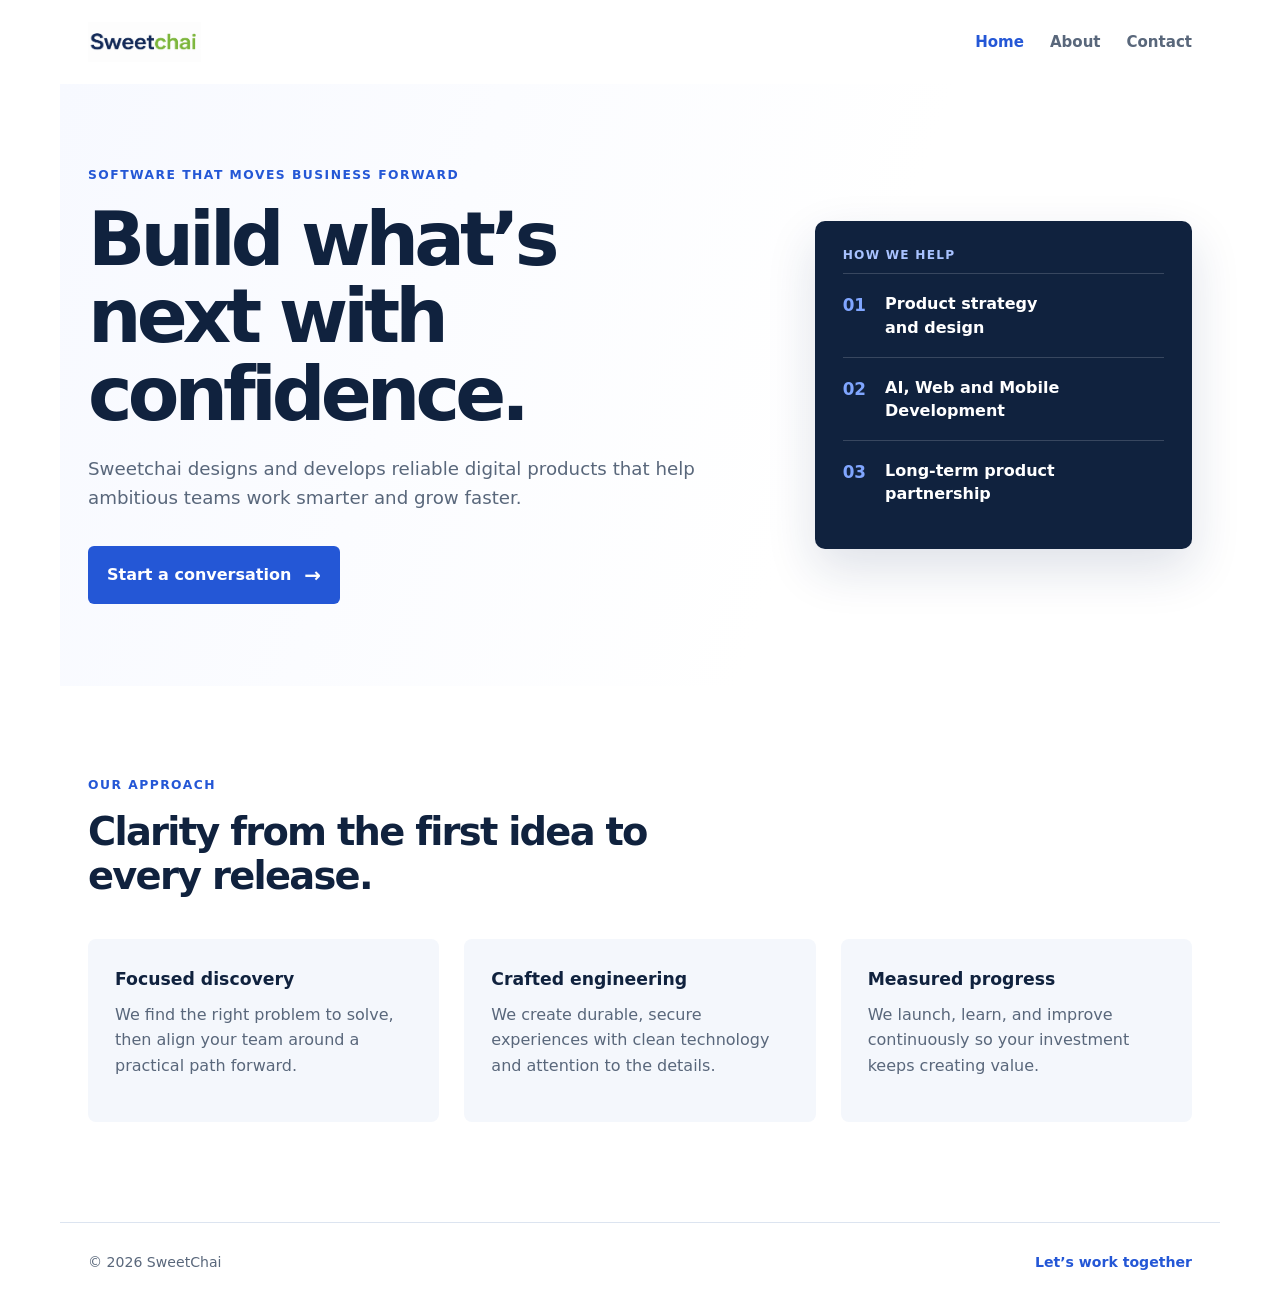
<file: index.html>
<!doctype html>
<html lang="en">
  <head>
    <meta charset="UTF-8" />
    <meta name="viewport" content="width=device-width, initial-scale=1.0" />
    <meta name="description" content="Sweetchai builds dependable digital products for growing businesses." />
    <title>Sweetchai | Better software, thoughtfully built</title>
    <link rel="stylesheet" href="styles.css" />
  </head>
  <body>
    <header class="site-header">
      <a class="brand" href="index.html" aria-label="Sweetchai home"><img class="brand-logo" src="assets/sweetchai-wordmark.png" alt="Sweetchai" /></a>
      <nav aria-label="Main navigation">
        <a class="active" href="index.html" aria-current="page">Home</a>
        <a href="about.html">About</a>
        <a href="contact.html">Contact</a>
      </nav>
    </header>
    <main>
      <section class="hero">
        <div class="hero-copy">
          <p class="eyebrow">Software that moves business forward</p>
          <h1>Build what’s next with confidence.</h1>
          <p class="lead">Sweetchai designs and develops reliable digital products that help ambitious teams work smarter and grow faster.</p>
          <a class="button" href="contact.html">Start a conversation <span aria-hidden="true">→</span></a>
        </div>
        <div class="hero-card" aria-label="Software delivery highlights">
          <p class="card-label">How we help</p>
          <div class="metric"><strong>01</strong><span>Product strategy<br />and design</span></div>
          <div class="metric"><strong>02</strong><span>AI, Web and Mobile<br />Development</span></div>
          <div class="metric"><strong>03</strong><span>Long-term product<br />partnership</span></div>
        </div>
      </section>
      <section class="services" aria-labelledby="services-title">
        <p class="eyebrow">Our approach</p>
        <h2 id="services-title">Clarity from the first idea to every release.</h2>
        <div class="service-grid">
          <article><h3>Focused discovery</h3><p>We find the right problem to solve, then align your team around a practical path forward.</p></article>
          <article><h3>Crafted engineering</h3><p>We create durable, secure experiences with clean technology and attention to the details.</p></article>
          <article><h3>Measured progress</h3><p>We launch, learn, and improve continuously so your investment keeps creating value.</p></article>
        </div>
      </section>
    </main>
    <footer><span>© 2026 SweetChai</span><a href="contact.html">Let’s work together</a></footer>
  </body>
</html>
</file>
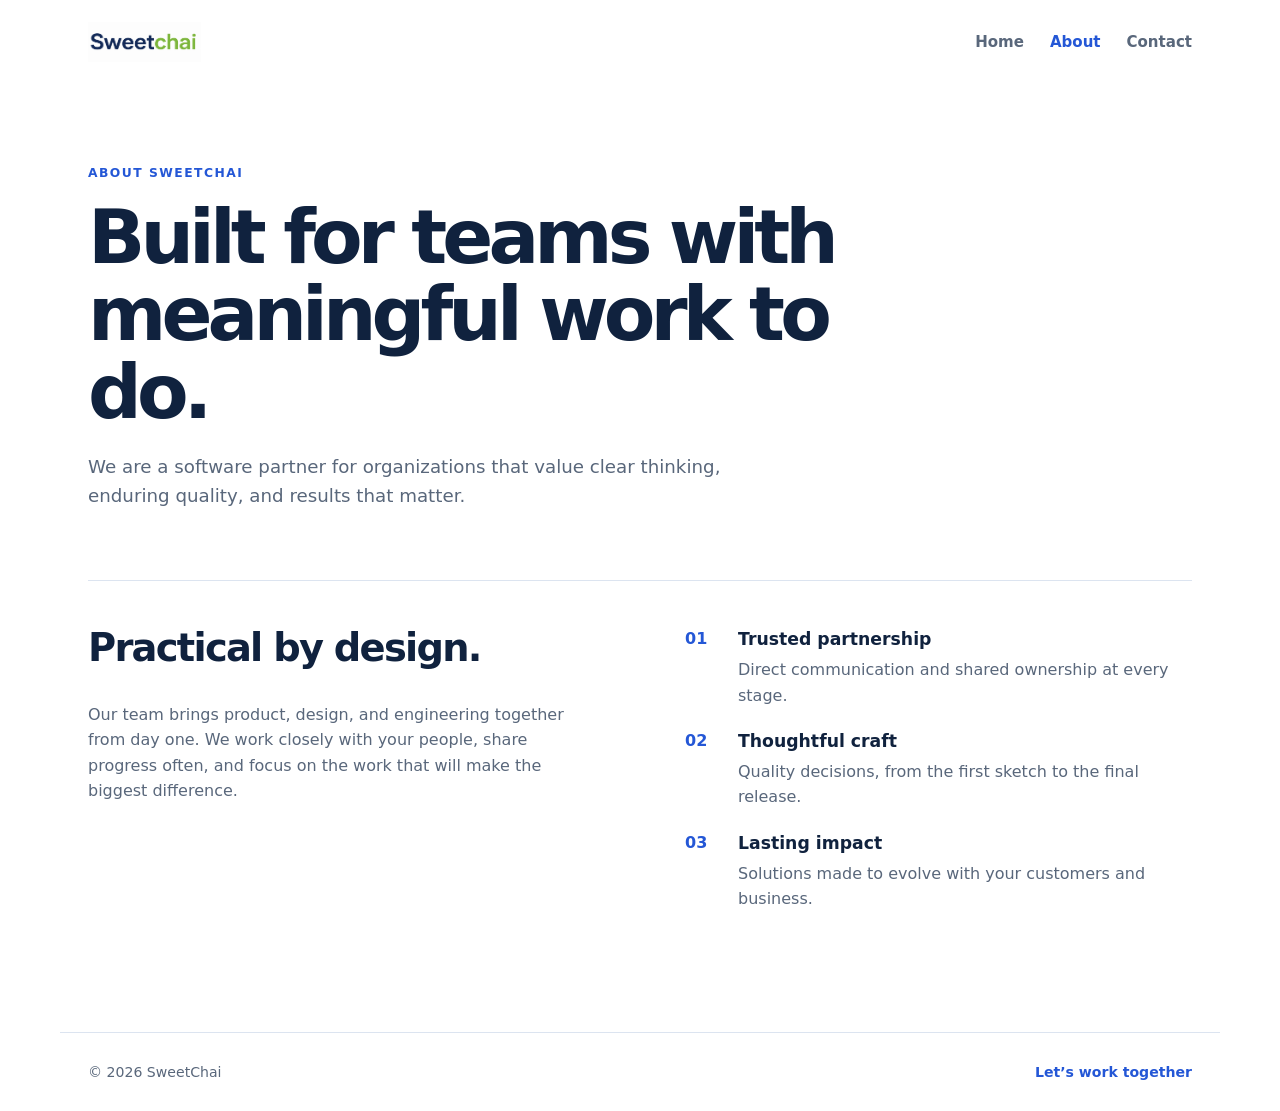
<file: about.html>
<!doctype html>
<html lang="en">
  <head>
    <meta charset="UTF-8" />
    <meta name="viewport" content="width=device-width, initial-scale=1.0" />
    <meta name="description" content="Learn about Sweetchai and how we partner with ambitious teams." />
    <title>About | Sweetchai</title>
    <link rel="stylesheet" href="styles.css" />
  </head>
  <body>
    <header class="site-header">
      <a class="brand" href="index.html" aria-label="Sweetchai home"><img class="brand-logo" src="assets/sweetchai-wordmark.png" alt="Sweetchai" /></a>
      <nav aria-label="Main navigation"><a href="index.html">Home</a><a class="active" href="about.html" aria-current="page">About</a><a href="contact.html">Contact</a></nav>
    </header>
    <main class="page-content">
      <p class="eyebrow">About Sweetchai</p>
      <h1>Built for teams with meaningful work to do.</h1>
      <p class="lead">We are a software partner for organizations that value clear thinking, enduring quality, and results that matter.</p>
      <section class="split-section">
        <div><h2>Practical by design.</h2><p>Our team brings product, design, and engineering together from day one. We work closely with your people, share progress often, and focus on the work that will make the biggest difference.</p></div>
        <div class="values"><div><strong>01</strong><h3>Trusted partnership</h3><p>Direct communication and shared ownership at every stage.</p></div><div><strong>02</strong><h3>Thoughtful craft</h3><p>Quality decisions, from the first sketch to the final release.</p></div><div><strong>03</strong><h3>Lasting impact</h3><p>Solutions made to evolve with your customers and business.</p></div></div>
      </section>
    </main>
    <footer><span>© 2026 SweetChai</span><a href="contact.html">Let’s work together</a></footer>
  </body>
</html>
</file>
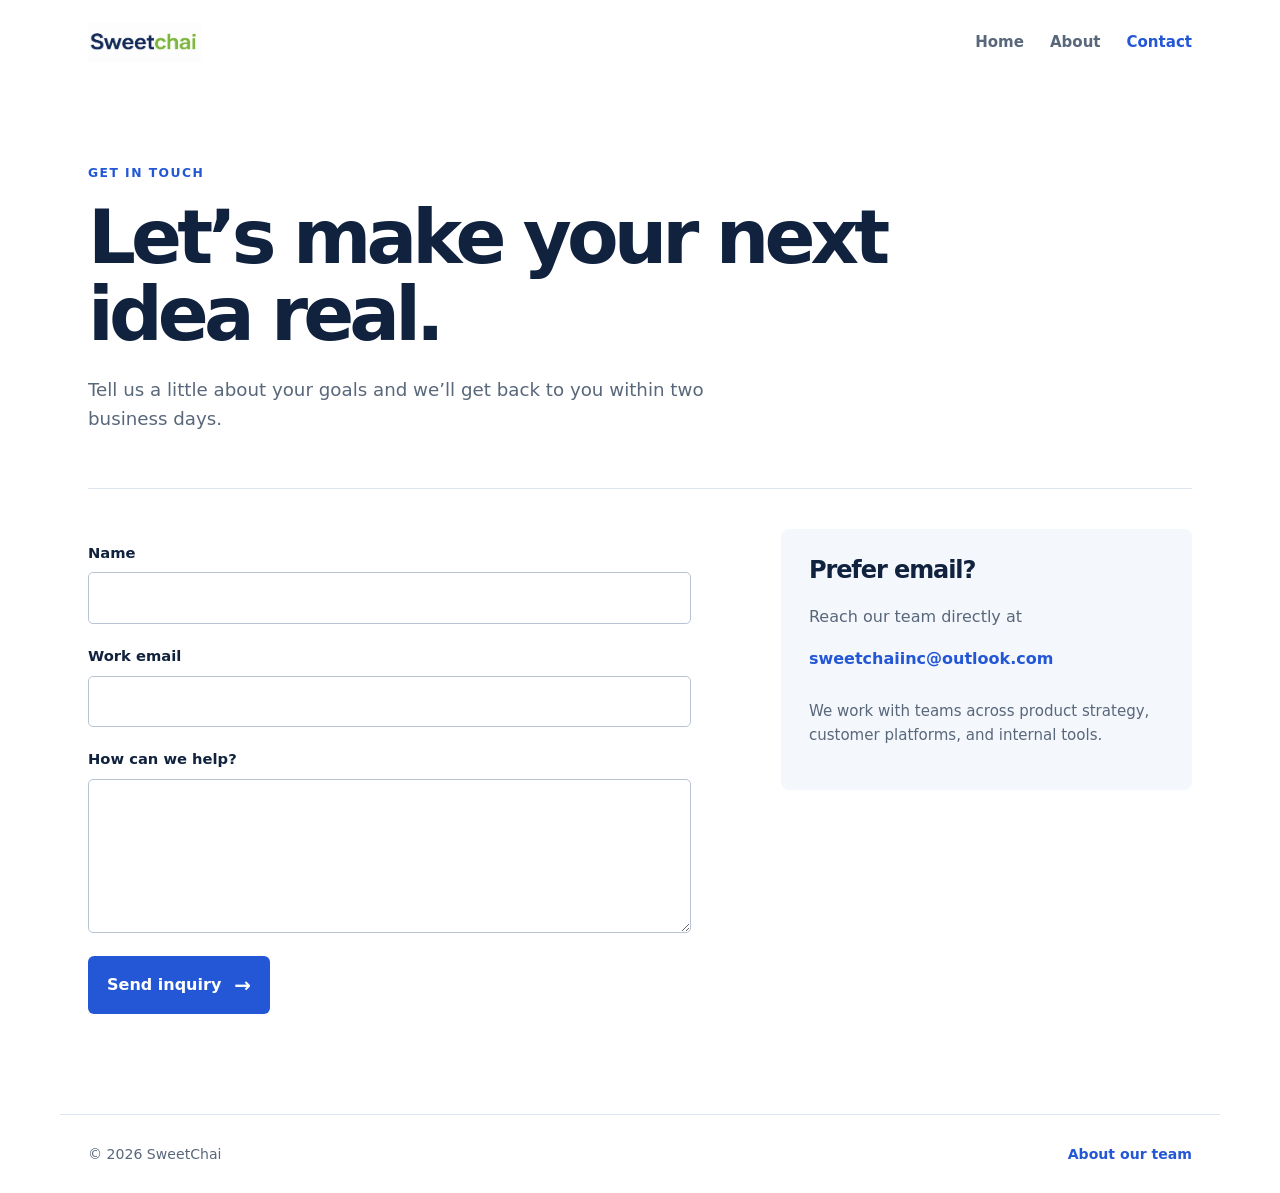
<file: contact.html>
<!doctype html>
<html lang="en">
  <head>
    <meta charset="UTF-8" />
    <meta name="viewport" content="width=device-width, initial-scale=1.0" />
    <meta name="description" content="Contact Sweetchai to discuss your next digital product." />
    <title>Contact | Sweetchai</title>
    <link rel="stylesheet" href="styles.css" />
  </head>
  <body>
    <header class="site-header">
      <a class="brand" href="index.html" aria-label="Sweetchai home"><img class="brand-logo" src="assets/sweetchai-wordmark.png" alt="Sweetchai" /></a>
      <nav aria-label="Main navigation"><a href="index.html">Home</a><a href="about.html">About</a><a class="active" href="contact.html" aria-current="page">Contact</a></nav>
    </header>
    <main class="page-content contact-page">
      <p class="eyebrow">Get in touch</p>
      <h1>Let’s make your next idea real.</h1>
      <p class="lead">Tell us a little about your goals and we’ll get back to you within two business days.</p>
      <section class="contact-layout">
        <form action="#" method="post">
          <label for="name">Name</label><input id="name" name="name" type="text" autocomplete="name" required />
          <label for="email">Work email</label><input id="email" name="email" type="email" autocomplete="email" required />
          <label for="message">How can we help?</label><textarea id="message" name="message" rows="5" required></textarea>
          <button class="button" type="submit">Send inquiry <span aria-hidden="true">→</span></button>
        </form>
        <aside><h2>Prefer email?</h2><p>Reach our team directly at</p><a class="email" href="mailto:sweetchaiinc@outlook.com">sweetchaiinc@outlook.com</a><p class="aside-note">We work with teams across product strategy, customer platforms, and internal tools.</p></aside>
      </section>
    </main>
    <footer><span>© 2026 SweetChai</span><a href="about.html">About our team</a></footer>
  </body>
</html>
</file>
<file: styles.css>
:root { --ink:#10223e; --muted:#59677b; --blue:#2457d6; --light:#f4f7fc; --line:#dce4f0; --white:#fff; }
* { box-sizing:border-box; }
body { margin:0; color:var(--ink); background:var(--white); font-family:Inter,ui-sans-serif,system-ui,-apple-system,BlinkMacSystemFont,"Segoe UI",sans-serif; line-height:1.6; }
a { color:inherit; text-decoration:none; }
.site-header, main, footer { max-width:1160px; margin:auto; }
.site-header { min-height:84px; padding:0 28px; display:flex; align-items:center; justify-content:space-between; }
.brand { display:inline-flex; align-items:center; }.brand-logo { display:block; width:auto; height:40px; object-fit:contain; }
nav { display:flex; gap:26px; } nav a { color:var(--muted); font-size:.94rem; font-weight:650; } nav a:hover,nav a.active { color:var(--blue); }
.hero { min-height:560px; padding:82px 28px; display:grid; grid-template-columns:1.35fr .8fr; gap:90px; align-items:center; background:linear-gradient(110deg,#f7f9ff 0%,#fff 65%); }
.eyebrow { margin:0 0 15px; color:var(--blue); font-weight:750; font-size:.77rem; letter-spacing:.12em; text-transform:uppercase; }
h1,h2,h3,p { margin-top:0; } h1 { max-width:750px; margin-bottom:21px; font-size:clamp(2.6rem,6vw,4.7rem); letter-spacing:-.065em; line-height:1.03; } h2 { font-size:clamp(1.8rem,3vw,2.8rem); line-height:1.13; letter-spacing:-.045em; } h3 { font-size:1.08rem; margin-bottom:8px; } .lead { max-width:635px; color:var(--muted); font-size:1.14rem; }
.button { display:inline-flex; align-items:center; gap:13px; margin-top:15px; padding:13px 19px; border:0; border-radius:6px; background:var(--blue); color:#fff; font:inherit; font-weight:750; cursor:pointer; }.button span { font-size:1.25em; }.button:hover { background:#173f9f; }
.hero-card { padding:25px 28px; color:#fff; background:var(--ink); border-radius:10px; box-shadow:0 20px 50px #152e5c24; }.card-label { margin-bottom:8px; color:#a8c2ff; font-size:.76rem; font-weight:750; letter-spacing:.1em; text-transform:uppercase; }.metric { display:flex; gap:19px; padding:18px 0; border-top:1px solid #ffffff2b; }.metric strong { color:#80a6ff; font-size:1.05rem; }.metric span { font-weight:650; line-height:1.45; }
.services { padding:90px 28px 100px; }.services h2 { max-width:600px; margin-bottom:42px; }.service-grid { display:grid; grid-template-columns:repeat(3,1fr); gap:25px; }.service-grid article { padding:27px; background:var(--light); border-radius:8px; }.service-grid p,.split-section p, aside p { color:var(--muted); }
.page-content { padding:80px 28px 100px; }.page-content > h1 { max-width:800px; }.split-section { display:grid; grid-template-columns:1fr 1fr; gap:90px; margin-top:70px; padding-top:45px; border-top:1px solid var(--line); }.values > div { padding:0 0 20px 53px; position:relative; }.values strong { position:absolute; left:0; color:var(--blue); }.values h3 { margin-bottom:3px; }.values p { margin-bottom:0; }
.contact-layout { display:grid; grid-template-columns:1.1fr .75fr; gap:90px; margin-top:55px; padding-top:40px; border-top:1px solid var(--line); } form { display:grid; gap:8px; } label { margin-top:12px; font-weight:700; font-size:.92rem; } input,textarea { width:100%; padding:12px; border:1px solid #b8c4d5; border-radius:5px; font:inherit; } input:focus,textarea:focus { outline:2px solid #8daaf2; border-color:var(--blue); } form .button { justify-self:start; } aside { padding:28px; align-self:start; background:var(--light); border-radius:8px; } aside h2 { font-size:1.5rem; }.email { color:var(--blue); font-weight:750; }.aside-note { margin-top:28px; font-size:.94rem; }
footer { display:flex; justify-content:space-between; padding:28px; border-top:1px solid var(--line); color:var(--muted); font-size:.88rem; } footer a { color:var(--blue); font-weight:700; }
@media (max-width:720px) { .site-header { min-height:72px; padding:0 20px; }.brand-logo { height:34px; } nav { gap:14px; font-size:.86rem; }.hero { min-height:0; padding:60px 20px; grid-template-columns:1fr; gap:45px; }.services,.page-content { padding:62px 20px; }.service-grid,.split-section,.contact-layout { grid-template-columns:1fr; gap:32px; }.split-section,.contact-layout { margin-top:45px; }.service-grid { gap:15px; } footer { padding:24px 20px; } }
@media (max-width:420px) { .site-header { padding:0 14px; }.brand-logo { height:28px; } nav { gap:10px; } }
</file>
